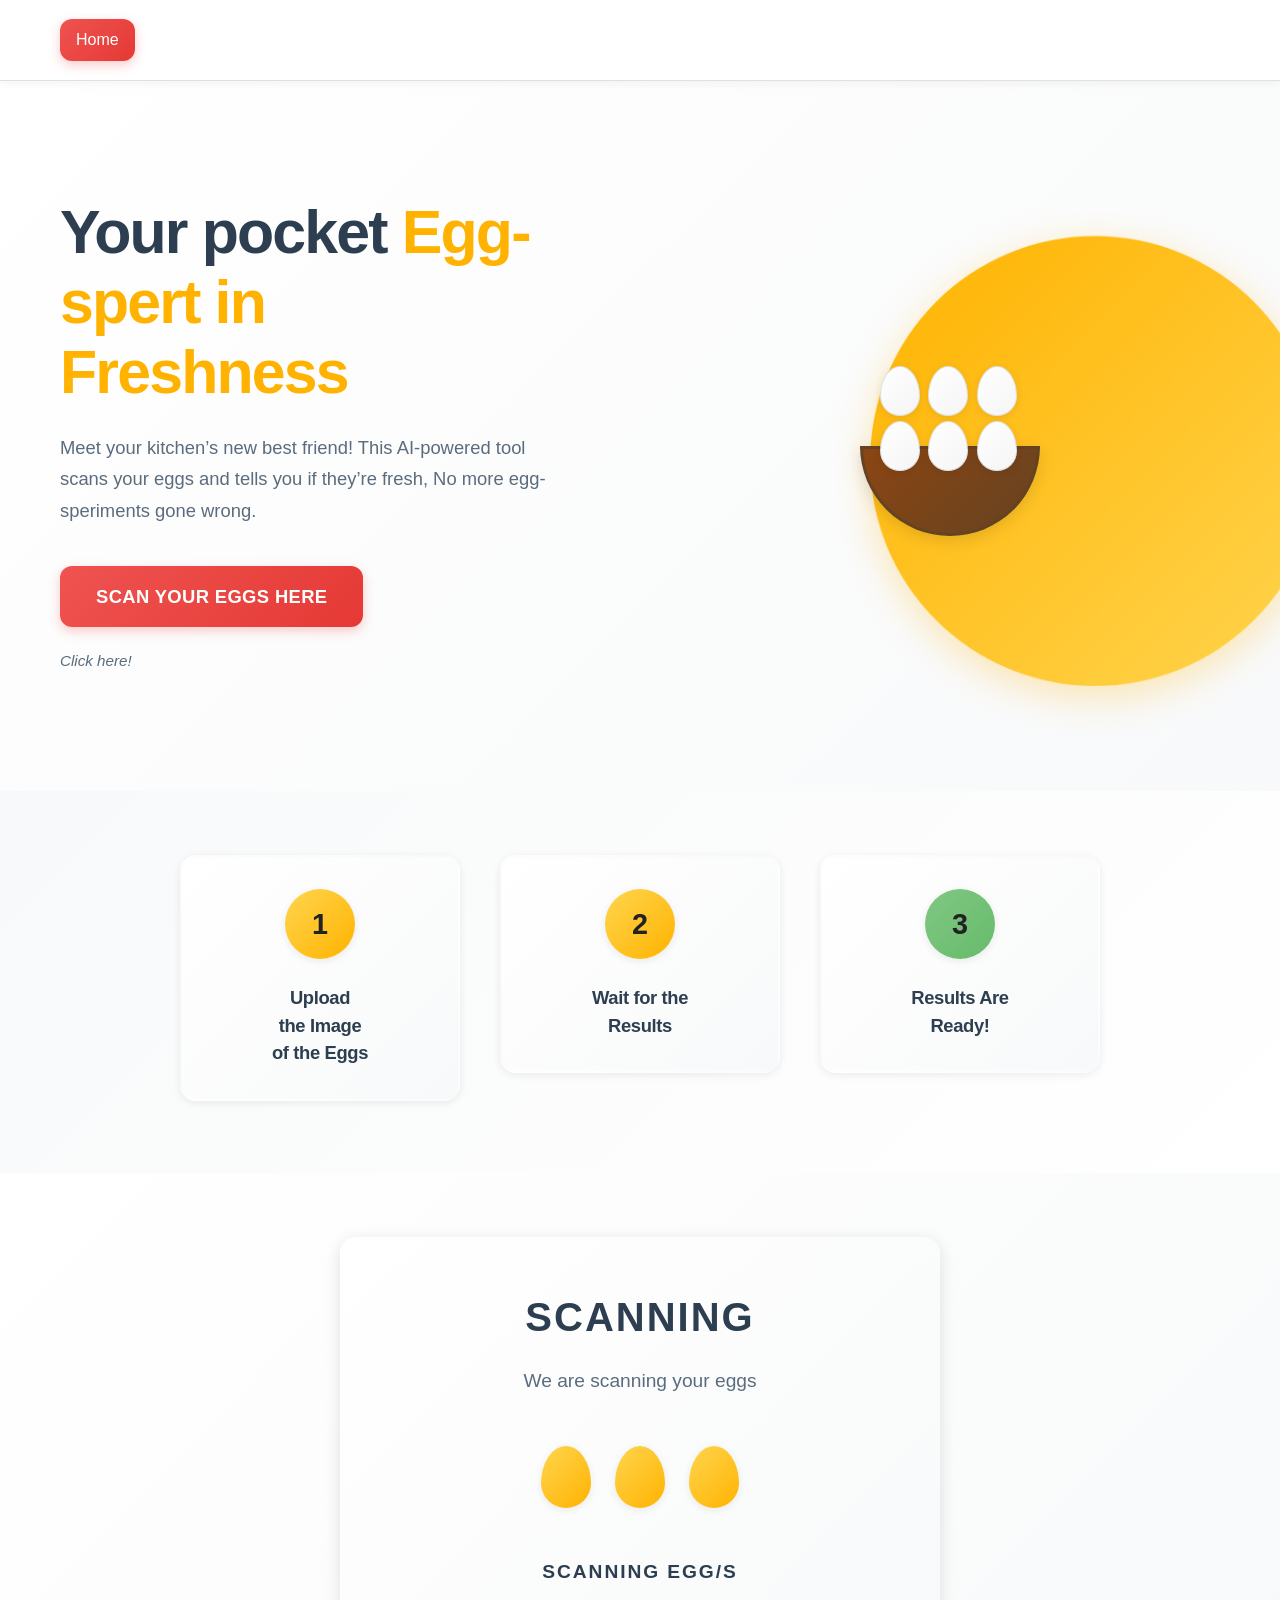
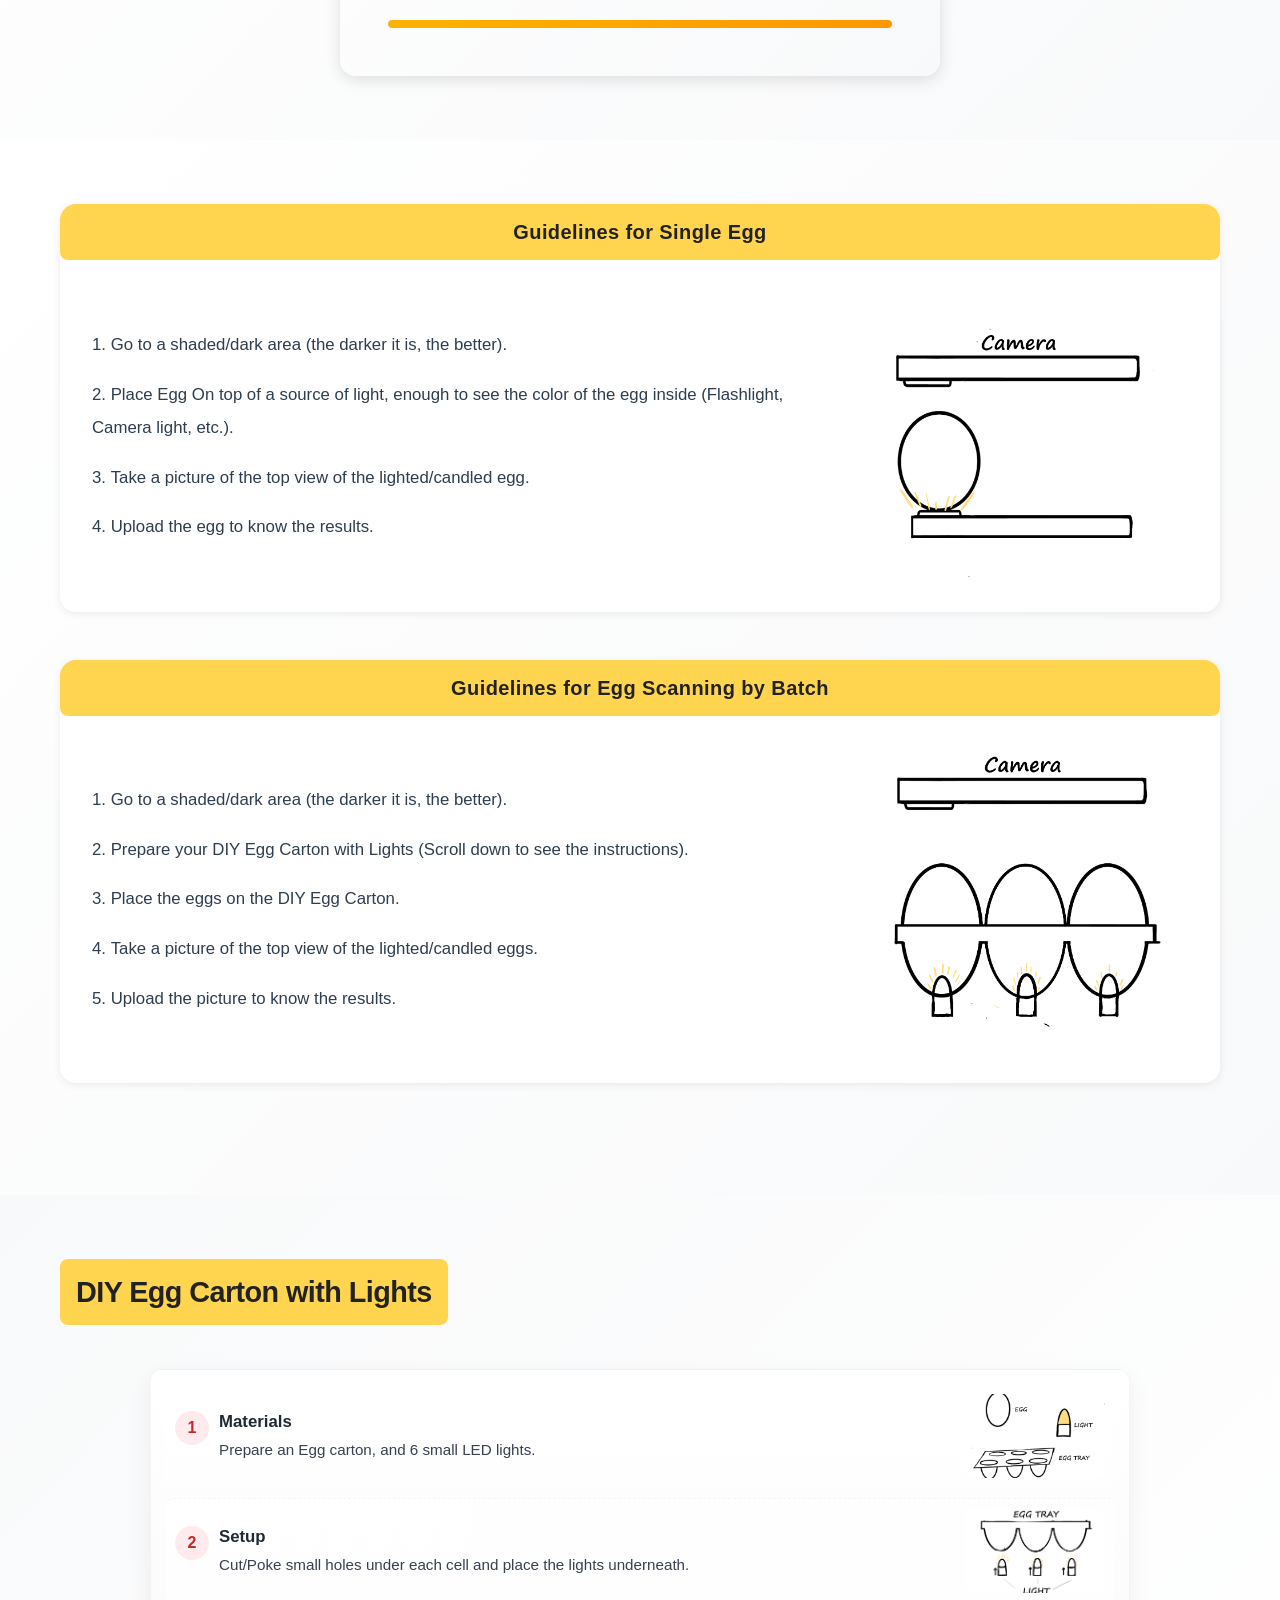
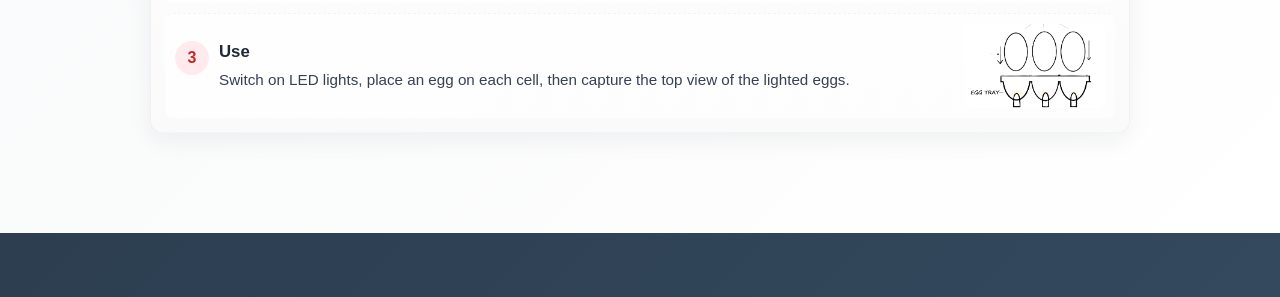
<file: batch-loading.html>
<!DOCTYPE html>
<html lang="en">
<head>
    <meta charset="UTF-8">
    <meta name="viewport" content="width=device-width, initial-scale=1.0">
    <title>Scanning Eggs - Fresh Eggs Scanner</title>
    <link rel="stylesheet" href="styles/main.css">
</head>
<body>
    <!-- Header Navigation -->
    <header class="header">
        <div class="container">
            <nav class="nav">
                <div class="nav-right">
                    <a href="index.html" class="nav-btn btn-red">Home</a>
                </div>
            </nav>
        </div>
    </header>

    <!-- Main Content -->
    <main>
        <!-- Hero Section -->
        <section class="hero">
            <div class="container">
                <div class="hero-content">
                    <div class="hero-left">
                        <h1 class="hero-title">
                             Your pocket <span class="text-yellow">Egg-spert in <br>
                            Freshness
                        </h1>
                        <p class="hero-description">
                            Meet your kitchen’s new best friend! This AI-powered tool scans your eggs and tells you if they’re fresh, No more egg-speriments gone wrong.
                        </p>
                        <a href="batch-upload.html" class="btn btn-red hero-cta">SCAN YOUR EGGS HERE</a>
                        <p class="click-here">Click here!</p>
                    </div>
                    <div class="hero-right">
                        <div class="yellow-circle"></div>
                        <div class="egg-bowl">
                            <div class="bowl-container">
                                <div class="bowl"></div>
                                <div class="eggs">
                                    <div class="egg"></div>
                                    <div class="egg"></div>
                                    <div class="egg"></div>
                                    <div class="egg"></div>
                                    <div class="egg"></div>
                                    <div class="egg"></div>
                                </div>
                            </div>
                        </div>
                    </div>
                </div>
            </div>
        </section>

        <!-- Process Steps Section -->
        <section class="process-steps">
            <div class="container">
                <div class="steps-grid">
                    <div class="step">
                        <div class="step-icon yellow">1</div>
                        <h3 class="step-title">Upload<br>the Image<br>of the Eggs</h3>
                    </div>
                    <div class="step">
                        <div class="step-icon yellow">2</div>
                        <h3 class="step-title">Wait for the<br>Results</h3>
                    </div>
                    <div class="step">
                        <div class="step-icon green">3</div>
                        <h3 class="step-title">Results Are<br>Ready!</h3>
                    </div>
                </div>
            </div>
        </section>

        <!-- Loading Section -->
        <section class="loading-section">
            <div class="container">
                <div class="loading-container">
                    <h2 class="loading-title">SCANNING</h2>
                    <p class="loading-subtitle">We are scanning your eggs</p>
                    
                    <div class="scanning-eggs">
                        <div class="scanning-egg"></div>
                        <div class="scanning-egg"></div>
                        <div class="scanning-egg"></div>
                    </div>
                    
                    <p class="scanning-text">SCANNING EGG/S</p>
                    
                    <div class="progress-bar">
                        <div class="progress-fill"></div>
                    </div>
                </div>
            </div>
        </section>

<!-- Guidelines Section -->
        <section class="guidelines">
            <div class="container">
                
                <!-- Guidelines for Single Egg -->
               <div class="guideline-section">
                    <div class="guideline-header yellow">Guidelines for Single Egg</div>
                    <div class="guideline-content">
                        <div class="guideline-columns-container">
                            <div class="guideline-column">
                                <div class="guideline-content-wrapper">
                                    <div class="guideline-text">
                                        <ol>
                                            <li>Go to a shaded/dark area (the darker it is, the better).</li>
                                            <li>Place Egg On top of a source of light, enough to see the color of the egg inside (Flashlight, Camera light, etc.).</li>
                                             <li>Take a picture of the top view of the lighted/candled egg.</li>
                                            <li>Upload the egg to know the results.</li>
                                        </ol>
                                    </div>
                                </div>
                            </div>
                            <div class="guideline-column">
                                <div class="guideline-content-wrapper">
                                    <div class="guideline-image">
                               <img src="images/SINGLE.png" alt="Single egg example" class="zoomable" loading="lazy">
                            </div>
                                </div>
                            </div>
                        </div>
                    </div>
                </div>
                <!-- Guidelines for Egg Scanning by Batch -->
                <div class="guideline-section">
                    <div class="guideline-header yellow">Guidelines for Egg Scanning by Batch</div>
                    <div class="guideline-content">
                        <div class="guideline-columns-container">
                            <div class="guideline-column">
                                <div class="guideline-content-wrapper">
                                    <div class="guideline-text">
                                        <ol>
                                            <li>Go to a shaded/dark area (the darker it is, the better).</li>
                                            <li>Prepare your DIY Egg Carton with Lights (Scroll down to see the instructions).</li>
                                             <li>Place the eggs on the DIY Egg Carton.</li>
                                            <li>Take a picture of the top view of the lighted/candled eggs.</li>
                                            <li>Upload the picture to know the results.</li>
                                        </ol>
                                    </div>
                                </div>
                            </div>
                            <div class="guideline-column">
                                <div class="guideline-content-wrapper">
                                    <div class="guideline-image">
                               <img src="images/BATCH.png" alt="Batch egg example" class="zoomable" loading="lazy">
                            </div>
                                </div>
                            </div>
                        </div>
                    </div>
                </div>

                <!-- 
                <div class="text-center mb-3">
                    <a href="#upload-section" class="btn btn-red">SCAN YOUR EGGS NOW!</a>
                    <p class="click-here">Click here!</p>
                </div>
                -->
            </div>
        </section>

        <!-- DIY Section -->
        <section class="diy-panel" aria-labelledby="diy-title">
            <div class="container">
                <h2 id="diy-title" class="diy-title">DIY Egg Carton with Lights</h2>

                <div class="diy-card">
                    <div class="diy-steps">
                        <div class="diy-step" aria-label="Step 1: Materials">
                            <div>
                                <div style="display:flex;align-items:flex-start;">
                                    <div class="diy-step-number">1</div>
                                    <div class="diy-text">
                                        <strong>Materials</strong>
                                        <div style="margin-top:6px;font-size:0.95rem;color: #374151;">
                                            Prepare an Egg carton, and 6 small LED lights.
                                        </div>
                                    </div>
                                </div>
                            </div>
                            <div class="diy-thumb">
                                <img src="images/STEP 1.png" alt="Materials" class="zoomable" loading="lazy">
                            </div>
                        </div>

                        <div class="diy-step" aria-label="Step 2: Setup">
                            <div>
                                <div style="display:flex;align-items:flex-start;">
                                    <div class="diy-step-number">2</div>
                                    <div class="diy-text">
                                        <strong>Setup</strong>
                                        <div style="margin-top:6px;font-size:0.95rem;color: #374151;">
                                            Cut/Poke small holes under each cell and place the lights underneath.
                                        </div>
                                    </div>
                                </div>
                            </div>
                            <div class="diy-thumb">
                                <img src="images/STEP 2.png" alt="Setup" class="zoomable" loading="lazy">
                            </div>
                        </div>

                        <div class="diy-step" aria-label="Step 3: Use">
                            <div>
                                <div style="display:flex;align-items:flex-start;">
                                    <div class="diy-step-number">3</div>
                                    <div class="diy-text">
                                        <strong>Use</strong>
                                        <div style="margin-top:6px;font-size:0.95rem;color: #374151;">
                                            Switch on LED lights, place an egg on each cell, then capture the top view of the lighted eggs.
                                        </div>
                                    </div>
                                </div>
                            </div>
                            <div class="diy-thumb">
                                <img src="images/STEP 3.png" alt="Final" class="zoomable" loading="lazy">
                            </div>
                        </div>
                    </div>
                </div>
            </div>
        </section>

        <!-- Footer -->
        <footer class="footer">
            <div class="container">
                <!-- Footer content can be added here if needed -->
            </div>
        </footer>
    </main>

    <!-- Auto-redirect script -->
    <script>
        setTimeout(function() {
            window.location.href = 'batch-results.html';
        }, 5000);
    </script>
</body>
</html>
</file>
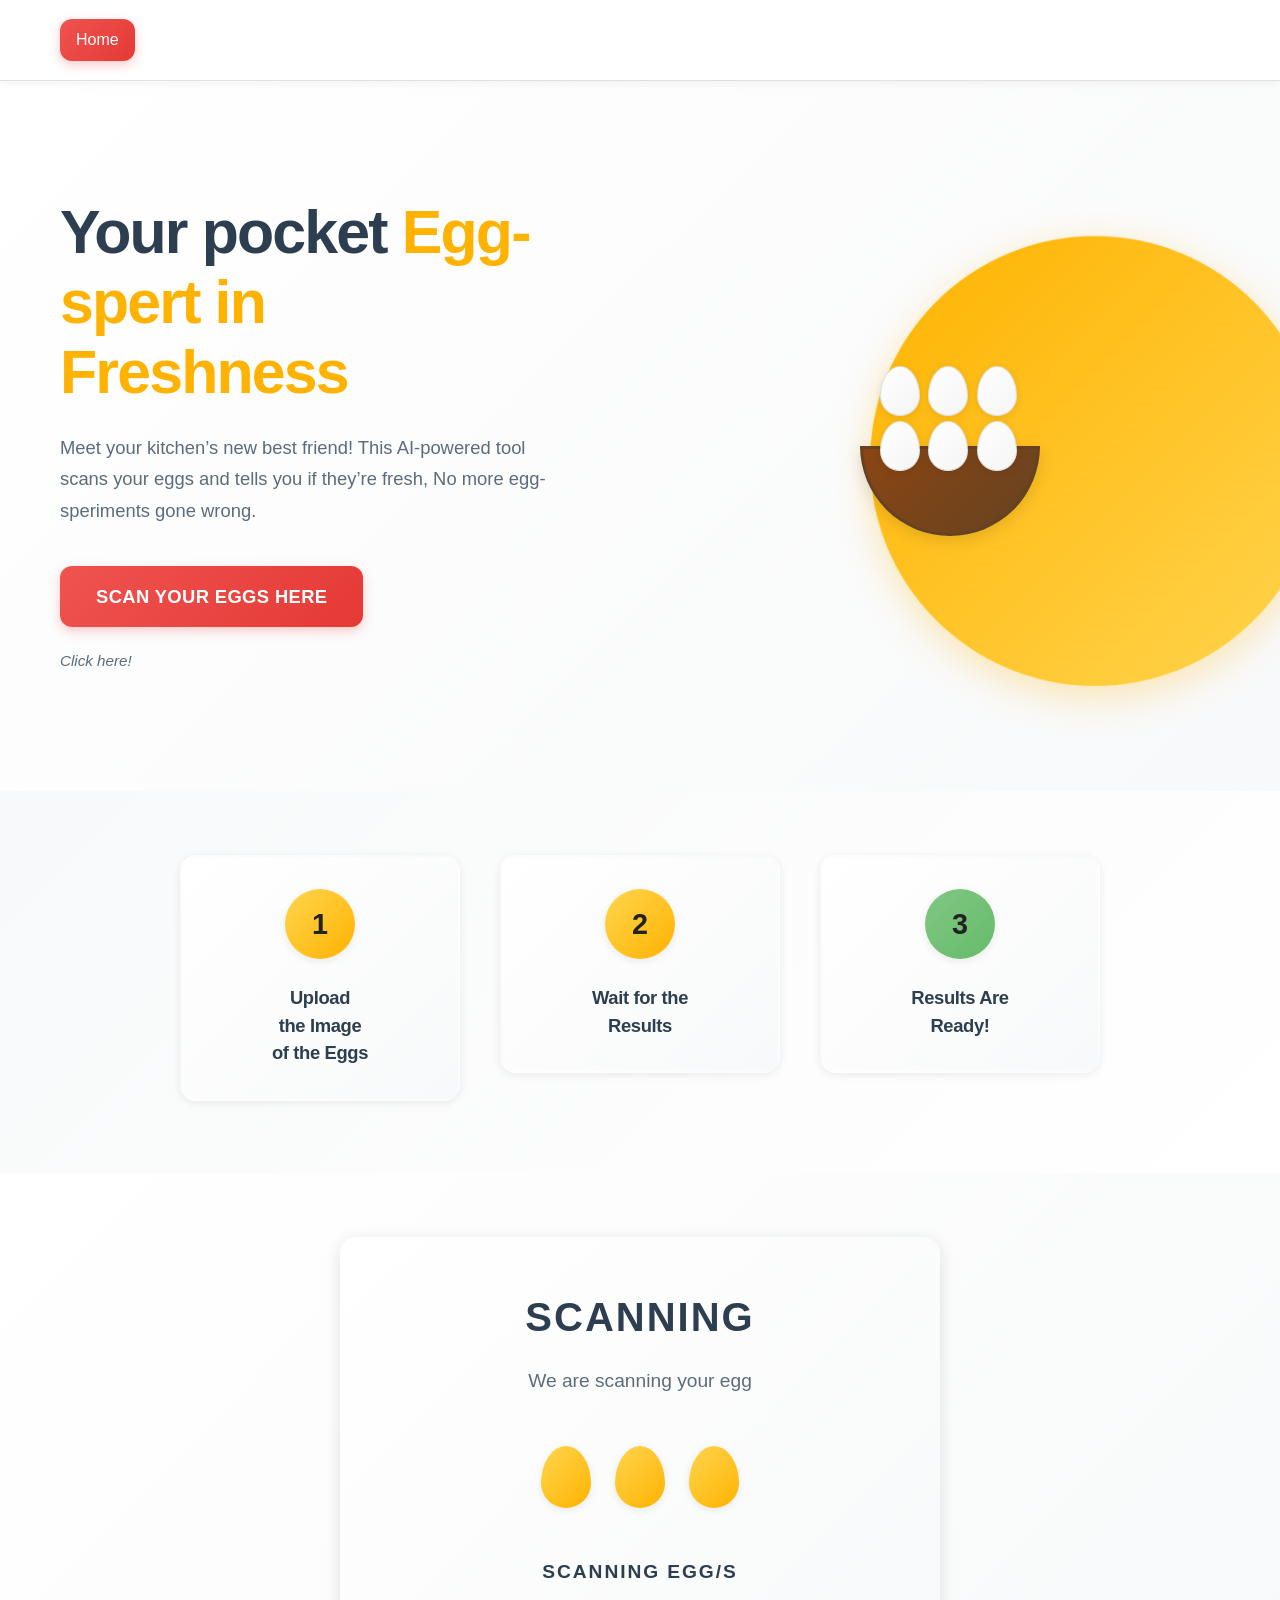
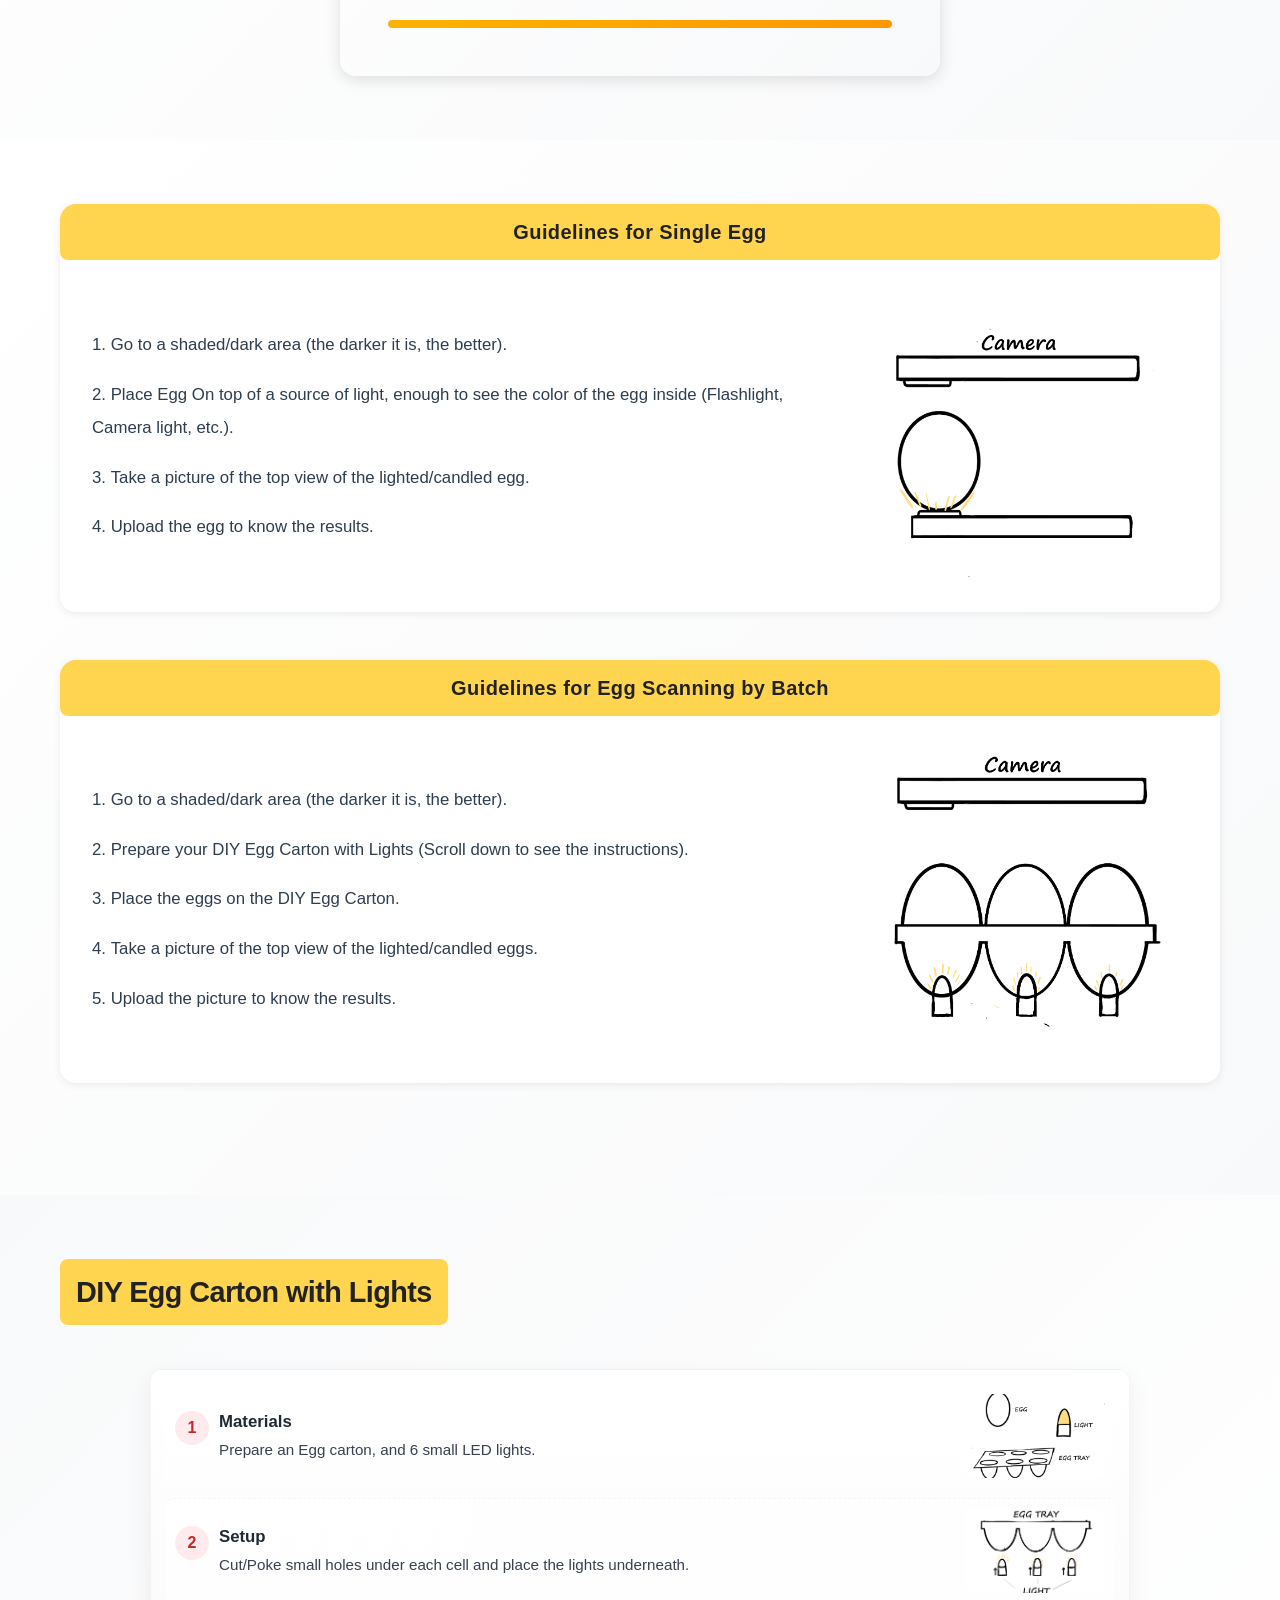
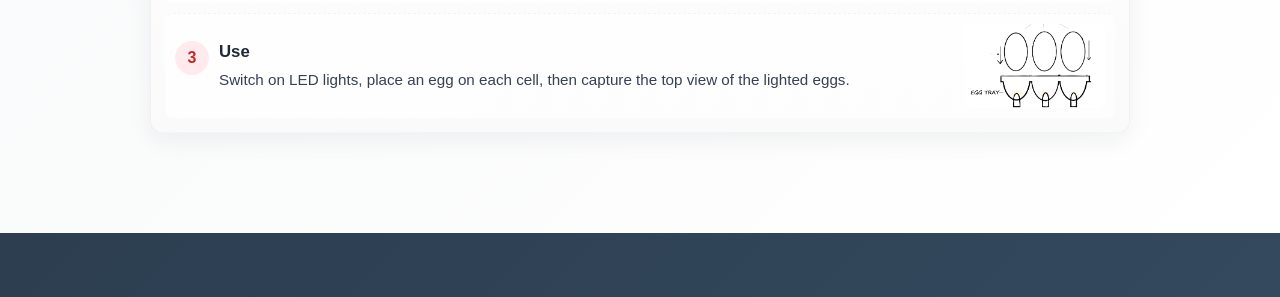
<file: individual-loading.html>
<!DOCTYPE html>
<html lang="en">
<head>
    <meta charset="UTF-8">
    <meta name="viewport" content="width=device-width, initial-scale=1.0">
    <title>Scanning Egg - Fresh Eggs Scanner</title>
    <link rel="stylesheet" href="styles/main.css">
</head>
<body>
    <!-- Header Navigation -->
    <header class="header">
        <div class="container">
            <nav class="nav">
                <div class="nav-right">
                    <a href="index.html" class="nav-btn btn-red">Home</a>
                </div>
            </nav>
        </div>
    </header>

    <!-- Main Content -->
    <main>
        <!-- Hero Section -->
        <section class="hero">
            <div class="container">
                <div class="hero-content">
                    <div class="hero-left">
                        <h1 class="hero-title">
                             Your pocket <span class="text-yellow">Egg-spert in <br>
                            Freshness
                        </h1>
                        <p class="hero-description">
                            Meet your kitchen’s new best friend! This AI-powered tool scans your eggs and tells you if they’re fresh, No more egg-speriments gone wrong.
                        </p>
                        <a href="individual-upload.html" class="btn btn-red hero-cta">SCAN YOUR EGGS HERE</a>
                        <p class="click-here">Click here!</p>
                    </div>
                    <div class="hero-right">
                        <div class="yellow-circle"></div>
                        <div class="egg-bowl">
                            <div class="bowl-container">
                                <div class="bowl"></div>
                                <div class="eggs">
                                    <div class="egg"></div>
                                    <div class="egg"></div>
                                    <div class="egg"></div>
                                    <div class="egg"></div>
                                    <div class="egg"></div>
                                    <div class="egg"></div>
                                </div>
                            </div>
                        </div>
                    </div>
                </div>
            </div>
        </section>

        <!-- Process Steps Section -->
        <section class="process-steps">
            <div class="container">
                <div class="steps-grid">
                    <div class="step">
                        <div class="step-icon yellow">1</div>
                        <h3 class="step-title">Upload<br>the Image<br>of the Eggs</h3>
                    </div>
                    <div class="step">
                        <div class="step-icon yellow">2</div>
                        <h3 class="step-title">Wait for the<br>Results</h3>
                    </div>
                    <div class="step">
                        <div class="step-icon green">3</div>
                        <h3 class="step-title">Results Are<br>Ready!</h3>
                    </div>
                </div>
            </div>
        </section>

        <!-- Loading Section -->
        <section class="loading-section">
            <div class="container">
                <div class="loading-container">
                    <h2 class="loading-title">SCANNING</h2>
                    <p class="loading-subtitle">We are scanning your egg</p>
                    
                    <div class="scanning-eggs">
                        <div class="scanning-egg"></div>
                        <div class="scanning-egg"></div>
                        <div class="scanning-egg"></div>
                    </div>
                    
                    <p class="scanning-text">SCANNING EGG/S</p>
                    
                    <div class="progress-bar">
                        <div class="progress-fill"></div>
                    </div>
                </div>
            </div>
        </section>

<!-- Guidelines Section -->
        <section class="guidelines">
            <div class="container">
                
                <!-- Guidelines for Single Egg -->
               <div class="guideline-section">
                    <div class="guideline-header yellow">Guidelines for Single Egg</div>
                    <div class="guideline-content">
                        <div class="guideline-columns-container">
                            <div class="guideline-column">
                                <div class="guideline-content-wrapper">
                                    <div class="guideline-text">
                                        <ol>
                                            <li>Go to a shaded/dark area (the darker it is, the better).</li>
                                            <li>Place Egg On top of a source of light, enough to see the color of the egg inside (Flashlight, Camera light, etc.).</li>
                                             <li>Take a picture of the top view of the lighted/candled egg.</li>
                                            <li>Upload the egg to know the results.</li>
                                        </ol>
                                    </div>
                                </div>
                            </div>
                            <div class="guideline-column">
                                <div class="guideline-content-wrapper">
                                    <div class="guideline-image">
                               <img src="images/SINGLE.png" alt="Single egg example" class="zoomable" loading="lazy">
                            </div>
                                </div>
                            </div>
                        </div>
                    </div>
                </div>
                <!-- Guidelines for Egg Scanning by Batch -->
                <div class="guideline-section">
                    <div class="guideline-header yellow">Guidelines for Egg Scanning by Batch</div>
                    <div class="guideline-content">
                        <div class="guideline-columns-container">
                            <div class="guideline-column">
                                <div class="guideline-content-wrapper">
                                    <div class="guideline-text">
                                        <ol>
                                            <li>Go to a shaded/dark area (the darker it is, the better).</li>
                                            <li>Prepare your DIY Egg Carton with Lights (Scroll down to see the instructions).</li>
                                             <li>Place the eggs on the DIY Egg Carton.</li>
                                            <li>Take a picture of the top view of the lighted/candled eggs.</li>
                                            <li>Upload the picture to know the results.</li>
                                        </ol>
                                    </div>
                                </div>
                            </div>
                            <div class="guideline-column">
                                <div class="guideline-content-wrapper">
                                    <div class="guideline-image">
                               <img src="images/BATCH.png" alt="Batch egg example" class="zoomable" loading="lazy">
                            </div>
                                </div>
                            </div>
                        </div>
                    </div>
                </div>

                <!-- 
                <div class="text-center mb-3">
                    <a href="#upload-section" class="btn btn-red">SCAN YOUR EGGS NOW!</a>
                    <p class="click-here">Click here!</p>
                </div>
                -->
            </div>
        </section>

         <!-- DIY Section -->
        <section class="diy-panel" aria-labelledby="diy-title">
            <div class="container">
                <h2 id="diy-title" class="diy-title">DIY Egg Carton with Lights</h2>

                <div class="diy-card">
                    <div class="diy-steps">
                        <div class="diy-step" aria-label="Step 1: Materials">
                            <div>
                                <div style="display:flex;align-items:flex-start;">
                                    <div class="diy-step-number">1</div>
                                    <div class="diy-text">
                                        <strong>Materials</strong>
                                        <div style="margin-top:6px;font-size:0.95rem;color: #374151;">
                                            Prepare an Egg carton, and 6 small LED lights.
                                        </div>
                                    </div>
                                </div>
                            </div>
                            <div class="diy-thumb">
                                <img src="images/STEP 1.png" alt="Materials" class="zoomable" loading="lazy">
                            </div>
                        </div>

                        <div class="diy-step" aria-label="Step 2: Setup">
                            <div>
                                <div style="display:flex;align-items:flex-start;">
                                    <div class="diy-step-number">2</div>
                                    <div class="diy-text">
                                        <strong>Setup</strong>
                                        <div style="margin-top:6px;font-size:0.95rem;color: #374151;">
                                            Cut/Poke small holes under each cell and place the lights underneath.
                                        </div>
                                    </div>
                                </div>
                            </div>
                            <div class="diy-thumb">
                                <img src="images/STEP 2.png" alt="Setup" class="zoomable" loading="lazy">
                            </div>
                        </div>

                        <div class="diy-step" aria-label="Step 3: Use">
                            <div>
                                <div style="display:flex;align-items:flex-start;">
                                    <div class="diy-step-number">3</div>
                                    <div class="diy-text">
                                        <strong>Use</strong>
                                        <div style="margin-top:6px;font-size:0.95rem;color: #374151;">
                                            Switch on LED lights, place an egg on each cell, then capture the top view of the lighted eggs.
                                        </div>
                                    </div>
                                </div>
                            </div>
                            <div class="diy-thumb">
                                <img src="images/STEP 3.png" alt="Final" class="zoomable" loading="lazy">
                            </div>
                        </div>
                    </div>
                </div>
            </div>
        </section>

        <!-- Footer -->
        <footer class="footer">
            <div class="container">
                <!-- Footer content can be added here if needed -->
            </div>
        </footer>
    </main>

    <!-- Auto-redirect script -->
    <script>
        setTimeout(function() {
            window.location.href = 'individual-results.html';
        }, 5000);
    </script>
</body>
</html>
</file>
<file: styles/main.css>
/* ===== CSS RESET AND BASE STYLES ===== */
* {
    margin: 0;
    padding: 0;
    box-sizing: border-box;
}

html {
    scroll-behavior: smooth;
}

body {
    font-family: 'Segoe UI', 'Roboto', 'Helvetica Neue', Arial, sans-serif;
    line-height: 1.6;
    color: #333;
    background: linear-gradient(135deg, #fdfbfb 0%, #f7f7f7 100%);
    opacity: 0;
    animation: fadeIn 0.6s ease-in forwards;
}

/* ===== CSS VARIABLES ===== */
:root {
    --primary-yellow: #FFB300;
    --primary-yellow-light: #FFD54F;
    --secondary-green: #66BB6A;
    --accent-red: #EF5350;
    --accent-orange: #FF9800;
    --text-dark: #2C3E50;
    --text-light: #5A6C7D;
    --background-light: #F8F9FA;
    --background-section: #FFFFFF;
    --border-color: #E0E0E0;
    --shadow-light: 0 2px 8px rgba(0,0,0,0.08);
    --shadow-medium: 0 4px 16px rgba(0,0,0,0.12);
    --shadow-heavy: 0 8px 24px rgba(0,0,0,0.18);
    --transition-fast: 0.2s cubic-bezier(0.4, 0, 0.2, 1);
    --transition-normal: 0.3s cubic-bezier(0.4, 0, 0.2, 1);
    --border-radius: 12px;
    --border-radius-large: 16px;
}

/* ===== TYPOGRAPHY ===== */
h1, h2, h3, h4, h5, h6 {
    font-weight: 700;
    margin-bottom: 1rem;
    color: var(--text-dark);
    letter-spacing: -0.02em;
}

p {
    margin-bottom: 1rem;
    color: var(--text-light);
    font-size: 1.05rem;
    line-height: 1.7;
}

/* ===== UTILITY CLASSES ===== */
.container {
    max-width: 1200px;
    margin: 0 auto;
    padding: 0 20px;
}

.text-center {
    text-align: center;
}

.mb-2 {
    margin-bottom: 2rem;
}

.mb-3 {
    margin-bottom: 3rem;
}

.text-yellow {
    color: var(--primary-yellow);
}

/* ===== BUTTON STYLES ===== */
.btn {
    display: inline-flex;
    align-items: center;
    justify-content: center;
    gap: 10px;
    padding: 14px 32px;
    border: none;
    border-radius: var(--border-radius);
    text-decoration: none;
    font-weight: 600;
    text-align: center;
    cursor: pointer;
    transition: all var(--transition-normal);
    font-size: 1rem;
    letter-spacing: 0.02em;
    position: relative;
    overflow: hidden;
}

.btn::before {
    content: '';
    position: absolute;
    top: 50%;
    left: 50%;
    width: 0;
    height: 0;
    border-radius: 50%;
    background: rgba(255, 255, 255, 0.3);
    transform: translate(-50%, -50%);
    transition: width 0.6s, height 0.6s;
}

.btn:hover::before {
    width: 300px;
    height: 300px;
}

.btn:hover {
    transform: translateY(-3px);
    box-shadow: var(--shadow-medium);
}

.btn:active {
    transform: translateY(-1px);
    box-shadow: var(--shadow-light);
}

.btn:focus {
    outline: 3px solid var(--primary-yellow-light);
    outline-offset: 3px;
}

.btn-red {
    background: linear-gradient(135deg, #EF5350 0%, #E53935 100%);
    color: white;
    box-shadow: 0 4px 12px rgba(239, 83, 80, 0.3);
}

.btn-red:hover {
    background: linear-gradient(135deg, #E53935 0%, #D32F2F 100%);
    box-shadow: 0 6px 20px rgba(239, 83, 80, 0.4);
}

.btn-orange {
    background: linear-gradient(135deg, #FF9800 0%, #F57C00 100%);
    color: white;
    box-shadow: 0 4px 12px rgba(255, 152, 0, 0.3);
}

.btn-orange:hover {
    background: linear-gradient(135deg, #F57C00 0%, #EF6C00 100%);
    box-shadow: 0 6px 20px rgba(255, 152, 0, 0.4);
}

.arrow {
    font-size: 1.2rem;
    font-weight: bold;
    transition: transform var(--transition-fast);
}

.btn:hover .arrow {
    transform: translateX(4px);
}

/* ===== HEADER STYLES ===== */
.header {
    background: rgba(255, 255, 255, 0.95);
    backdrop-filter: blur(10px);
    padding: 1.2rem 0;
    border-bottom: 1px solid var(--border-color);
    position: sticky;
    top: 0;
    z-index: 1000;
    box-shadow: 0 2px 10px rgba(0, 0, 0, 0.05);
}

.nav {
    display: flex;
    justify-content: space-between;
    align-items: center;
}

.nav-left {
    display: flex;
    align-items: center;
}

.hamburger-menu {
    display: flex;
    flex-direction: column;
    cursor: pointer;
    gap: 4px;
    padding: 8px;
    border-radius: var(--border-radius);
    transition: all var(--transition-normal);
}

.hamburger-menu:hover {
    background-color: var(--background-light);
}

.hamburger-menu span {
    width: 25px;
    height: 3px;
    background-color: var(--text-dark);
    transition: all var(--transition-normal);
}

.hamburger-menu:hover span {
    background-color: var(--accent-red);
}

.nav-right {
    display: flex;
    gap: 1rem;
    align-items: center;
}

.nav-btn {
    padding: 8px 16px;
    text-decoration: none;
    color: var(--text-dark);
    border-radius: var(--border-radius);
    transition: all var(--transition-normal);
}

.nav-btn:hover {
    background-color: var(--background-light);
    transform: translateY(-1px);
}

.nav-btn.btn-red {
    background-color: var(--accent-red);
    color: white;
}

.nav-btn.btn-red:hover {
    background-color: #d32f2f;
}

.nav-btn:focus {
    outline: 2px solid var(--primary-yellow);
    outline-offset: 2px;
}

/* ===== HERO SECTION ===== */
.hero {
    padding: 5rem 0;
    position: relative;
    overflow: hidden;
    background: linear-gradient(135deg, #FFFFFF 0%, #F8F9FA 100%);
    z-index: 1;
}

.hero-content {
    display: grid;
    grid-template-columns: 1fr 1fr;
    gap: 5rem;
    align-items: center;
    min-height: 550px;
}

.hero-left {
    z-index: 2;
    animation: slideInLeft 0.8s ease-out;
}

.hero-title {
    font-size: 3.8rem;
    font-weight: 800;
    color: var(--text-dark);
    margin-bottom: 1.5rem;
    line-height: 1.15;
    letter-spacing: -0.03em;
}

.hero-description {
    font-size: 1.15rem;
    color: var(--text-light);
    margin-bottom: 2.5rem;
    line-height: 1.7;
    max-width: 90%;
}

.hero-cta {
    font-size: 1.15rem;
    padding: 16px 36px;
    margin-bottom: 0.8rem;
    display: inline-block;
}

.click-here {
    color: var(--text-light);
    font-size: 0.95rem;
    margin: 0;
    font-style: italic;
}

.hero-right {
    position: relative;
    display: flex;
    justify-content: center;
    align-items: center;
    animation: slideInRight 0.8s ease-out;
}

/* Yellow Background Element */
.yellow-circle {
    position: absolute;
    top: -100px;
    right: -100px;
    width: 450px;
    height: 450px;
    background: linear-gradient(135deg, var(--primary-yellow) 0%, var(--primary-yellow-light) 100%);
    border-radius: 50%;
    z-index: 1;
    animation: pulse 3s ease-in-out infinite;
    box-shadow: 0 10px 40px rgba(255, 179, 0, 0.3);
}

/* Egg Bowl Styles */
.egg-bowl {
    position: relative;
    z-index: 2;
    animation: float 3s ease-in-out infinite;
}

.bowl-container {
    position: relative;
    width: 200px;
    height: 200px;
}

.bowl {
    position: absolute;
    bottom: 0;
    left: 50%;
    transform: translateX(-50%);
    width: 180px;
    height: 90px;
    background: linear-gradient(135deg, #8B4513 0%, #654321 100%);
    border-radius: 0 0 90px 90px;
    border: 3px solid #654321;
    box-shadow: var(--shadow-medium);
}

.eggs {
    position: absolute;
    top: 20px;
    left: 50%;
    transform: translateX(-50%);
    width: 160px;
    height: 120px;
    display: grid;
    grid-template-columns: repeat(3, 1fr);
    grid-template-rows: repeat(2, 1fr);
    gap: 5px;
    padding: 10px;
}

.egg {
    width: 40px;
    height: 50px;
    background: linear-gradient(135deg, #FFFFFF 0%, #F5F5F5 100%);
    border-radius: 50% 50% 50% 50% / 60% 60% 40% 40%;
    border: 1px solid var(--border-color);
    box-shadow: var(--shadow-light);
    transition: all var(--transition-normal);
}

.egg:hover {
    transform: scale(1.1) rotate(5deg);
    box-shadow: var(--shadow-medium);
}

/* ===== PROCESS STEPS SECTION ===== */
.process-steps {
    padding: 4rem 0;
    background-color: var(--background-section);
}

/* Ensure steps always remain side-by-side: 3 equal columns that shrink */
.steps-grid {
    display: grid;
    grid-template-columns: repeat(3, minmax(0, 1fr)); /* always three columns */
    gap: 0.75rem;
    align-items: start;
    justify-items: center;
    width: 100%;
    box-sizing: border-box;
    padding-bottom: 8px;
}

/* Each step fills its column and wraps content internally */
.step {
    width: 100%;
    min-width: 0; /* allow content to shrink/wrap within column */
    box-sizing: border-box;
    display: flex;
    flex-direction: column;
    align-items: center;
    padding: clamp(6px, 1.2vw, 12px);
    gap: 6px;
}

/* Icon and title sizing */
.step .step-icon {
    width: clamp(34px, 5vw, 56px);
    height: clamp(34px, 5vw, 56px);
    display: center;
    align-items: center;
    justify-content: center;
    border-radius: 50%;
    flex-shrink: 0;
    font-weight: 700;
}

.step .step-title {
    text-align: center;
    font-size: clamp(0.82rem, 1.6vw, 1rem);
    line-height: 1.1;
    white-space: normal;
    overflow-wrap: anywhere;
    word-break: break-word;
    margin: 0;
}

/* On wide screens distribute spacing */
@media (min-width: 1000px) {
    .steps-grid {
        gap: 1.5rem;
    }
}

/* Small screens: keep steps side-by-side (still 3 columns), reduce padding and font sizes */
@media (max-width: 760px) {
    .step {
        padding: 8px;
    }
    .step .step-icon {
        width: 40px;
        height: 40px;
    }
    .step .step-title {
        font-size: 0.9rem;
    }
}

/* Very small screens: compact sizes but remain side-by-side */
@media (max-width: 420px) {
    .step {
        padding: 6px;
    }
    .step .step-icon {
        width: 36px;
        height: 36px;
        font-size: 0.95rem;
    }
    .step .step-title {
        font-size: 0.85rem;
    }
}

/* reduce padding and font-sizes on very small screens but keep 3 columns */
@media (max-width: 520px) {
    .steps-grid {
        gap: 0.5rem;
    }
    .step {
        padding: 6px;
    }
    .step .step-icon {
        width: 36px;
        height: 36px;
        font-size: 0.95rem;
    }
    .step .step-title {
        font-size: 0.82rem;
        line-height: 1.05;
    }
}

/* ===== UPLOAD SECTION ===== */
.upload-section {
    padding: 4rem 0;
    background: linear-gradient(135deg, #FFFFFF 0%, #F8F9FA 100%);
}

#upload-section {
    scroll-margin-top: 2rem;
}

.upload-container {
    max-width: 650px;
    margin: 0 auto;
}

.upload-area {
    border: 3px dashed var(--border-color);
    border-radius: var(--border-radius-large);
    background: linear-gradient(135deg, #FFF9E6 0%, #FFF3D6 100%);
    padding: 4rem 2rem;
    text-align: center;
    transition: all var(--transition-normal);
    position: relative;
    overflow: hidden;
}

.upload-area::before {
    content: '';
    position: absolute;
    top: -50%;
    left: -50%;
    width: 200%;
    height: 200%;
    background: radial-gradient(circle, rgba(255, 179, 0, 0.1) 0%, transparent 70%);
    opacity: 0;
    transition: opacity var(--transition-normal);
}

.upload-area:hover::before {
    opacity: 1;
}

.warning-text {
    text-align: center;
    color: var(--accent-red);
    font-weight: 600;
    font-size: 1rem;
    padding: 1rem;
    background: rgba(239, 83, 80, 0.1);
    border-radius: var(--border-radius);
    margin-bottom: 1.5rem;
}

.upload-area:hover {
    border-color: var(--accent-orange);
    background: linear-gradient(135deg, #FFF3D6 0%, #FFEFC0 100%);
    box-shadow: var(--shadow-medium);
    transform: translateY(-2px);
}

.upload-area:hover .upload-icon {
    transform: scale(1.08) rotate(5deg);
}

.upload-icon {
    position: relative;
    width: 80px;
    height: 80px;
    margin: 0 auto 2rem;
    display: flex;
    align-items: center;
    justify-content: center;
    transition: transform var(--transition-normal);
}

.icon-image {
    width: 60px;
    height: 45px;
    background-color: var(--accent-orange);
    border-radius: var(--border-radius);
    position: relative;
}

.icon-image::before {
    content: '';
    position: absolute;
    top: 8px;
    right: 8px;
    width: 12px;
    height: 12px;
    background-color: #fff;
    border-radius: 50%;
}

.icon-image::after {
    content: '';
    position: absolute;
    bottom: 5px;
    left: 5px;
    width: 0;
    height: 0;
    border-left: 15px solid transparent;
    border-right: 15px solid transparent;
    border-bottom: 12px solid #fff;
}

.icon-plus {
    position: absolute;
    bottom: -5px;
    right: -5px;
    width: 25px;
    height: 25px;
    background-color: var(--accent-orange);
    border-radius: 50%;
    display: flex;
    align-items: center;
    justify-content: center;
    color: white;
    font-weight: bold;
    font-size: 1.2rem;
    border: 2px solid white;
}

.browse-btn {
    font-size: 1.1rem;
    padding: 12px 30px;
}

.upload-hint {
    margin-top: 1rem;
    color: var(--text-light);
    font-size: 0.9rem;
    font-style: italic;
}

/* Upload Options */
.upload-options {
    display: grid;
    grid-template-columns: 1fr 1fr;
    gap: 2.5rem;
    margin-top: 3rem;
    max-width: 900px;
    margin-left: auto;
    margin-right: auto;
}

.upload-choice {
    background: linear-gradient(135deg, #FFFFFF 0%, #F8F9FA 100%);
    padding: 2.5rem;
    border-radius: var(--border-radius-large);
    text-align: center;
    border: 2px solid var(--border-color);
    transition: all var(--transition-normal);
    position: relative;
    overflow: hidden;
}

.upload-choice::before {
    content: '';
    position: absolute;
    top: 0;
    left: 0;
    right: 0;
    height: 4px;
    background: linear-gradient(90deg, var(--primary-yellow) 0%, var(--accent-orange) 100%);
    transform: scaleX(0);
    transition: transform var(--transition-normal);
}

.upload-choice:hover::before {
    transform: scaleX(1);
}

.upload-choice:hover {
    border-color: var(--primary-yellow);
    transform: translateY(-5px);
    box-shadow: var(--shadow-heavy);
}

.upload-choice h3 {
    font-size: 1.4rem;
    color: var(--text-dark);
    margin-bottom: 0.8rem;
    font-weight: 700;
}

.upload-choice p {
    color: var(--text-light);
    margin-bottom: 1.8rem;
    font-size: 1rem;
    line-height: 1.6;
}

.upload-choice .btn {
    font-size: 1.05rem;
    padding: 12px 24px;
}

/* Batch Upload Specific */
.batch-upload {
    border-color: var(--secondary-green);
}

.batch-upload:hover {
    border-color: #388E3C;
    background-color: #f1f8e9;
}

/* Upload Indicators */
.batch-indicator,
.individual-indicator {
    text-align: center;
    margin-bottom: 2rem;
}

.batch-indicator .step-icon,
.individual-indicator .step-icon {
    font-size: 2.5rem;
    width: 100px;
    height: 100px;
}

/* ===== SCAN BUTTON SECTION ===== */
.scan-button-section {
    padding: 2rem 0;
    background-color: white;
}

.scan-btn {
    font-size: 1.2rem;
    padding: 15px 35px;
}

/* ===== IMAGE VIEWER SECTION ===== */
.image-viewer-section {
    padding: 3rem 0;
    background-color: var(--background-section);
}

.section-title {
    font-size: 2rem;
    font-weight: 700;
    color: var(--text-dark);
    text-align: center;
    margin-bottom: 2.5rem;
    letter-spacing: -0.02em;
    position: relative;
    padding-bottom: 1rem;
    z-index: 1;
}

.section-title::after {
    content: '';
    position: absolute;
    bottom: 0;
    left: 50%;
    transform: translateX(-50%);
    width: 80px;
    height: 4px;
    background: linear-gradient(90deg, var(--primary-yellow) 0%, var(--accent-orange) 100%);
    border-radius: 2px;
    z-index: 1;
}

.image-viewer {
    position: fixed;
    inset: 0;
    display: none;
    align-items: center;
    justify-content: center;
    background: rgba(0,0,0,0.85);
    z-index: 1200;
    padding: 20px;
    box-sizing: border-box;
}

.image-viewer.show {
    display: flex;
}

.image-container {
    position: relative;
    display: inline-block;
    border-radius: var(--border-radius-large);
    overflow: hidden;
    box-shadow: var(--shadow-medium);
    transition: all var(--transition-normal);
}

.image-container:hover {
    transform: translateY(-2px);
    box-shadow: var(--shadow-heavy);
}

.scanned-image {
    width: 100%;
    max-width: 600px;
    height: auto;
    display: block;
    border-radius: var(--border-radius-large);
}

.image-overlay {
    position: absolute;
    top: 0;
    left: 0;
    right: 0;
    bottom: 0;
    background: rgba(0, 0, 0, 0.5);
    display: flex;
    align-items: center;
    justify-content: center;
    opacity: 0;
    transition: opacity var(--transition-normal);
}

.image-container:hover .image-overlay {
    opacity: 1;
}

.zoom-btn {
    background-color: var(--primary-yellow);
    color: var(--text-dark);
    border: none;
    padding: 12px 24px;
    border-radius: var(--border-radius);
    font-weight: bold;
    cursor: pointer;
    transition: all var(--transition-normal);
    font-size: 1rem;
}

.zoom-btn:hover {
    background-color: #e6a100;
    transform: scale(1.05);
}

.image-viewer .iv-img {
    max-width: 92%;
    max-height: 92%;
    width: auto;
    height: auto;
    object-fit: contain;
    border-radius: 8px;
    box-shadow: 0 8px 30px rgba(0,0,0,0.6);
    background: #fff;
    display: block;
}

/* accessible close button */
.image-viewer .iv-close {
    position: absolute;
    top: 14px;
    right: 14px;
    background: rgba(0,0,0,0.45);
    color: #fff;
    border: none;
    border-radius: 6px;
    font-size: 1.4rem;
    line-height: 1;
    width: 44px;
    height: 44px;
    cursor: pointer;
    display: inline-flex;
    align-items: center;
    justify-content: center;
}

/* don't let clicking the image close the viewer; only backdrop/close button */
.image-viewer .iv-img { pointer-events: auto; }
.image-viewer { cursor: default; }
.image-viewer .iv-close:focus { outline: 3px solid rgba(255,255,255,0.2); }

/* small-screen tuning */
@media (max-width: 420px) {
    .image-viewer .iv-close { top: 10px; right: 8px; width: 40px; height: 40px; font-size: 1.1rem; }
    .image-viewer .iv-img { max-width: 96%; max-height: 86%; }
}

/* Guideline images: fluid, never cropped; shrink with viewport */
.guideline-columns-container,
.guideline-row,
.guideline-row-container {
    display: grid;
    grid-template-columns: 1fr auto;
    gap: 1rem;
    align-items: center;
    width: 100%;
    box-sizing: border-box;
}

.guideline-header.yellow {
  background-color: #FFD54F; /* warm yellow */
  color: #222; /* dark text for contrast */
  padding: 12px 18px;
  font-weight: 700;
  font-size: 1.25rem;
  border-radius: 8px;
  text-align: center;
}

.diy-title {
  background-color: #FFD54F;
  color: #222;
  display: inline-block;
  padding: 10px 16px;
  border-radius: 8px;
  font-weight: 700;
}

/* Image container uses a clamped width and auto height so image isn't cut */
.guideline-image {
    width: clamp(120px, 26vw, 360px);
    height: auto;
    max-height: 60vh;
    border-radius: 8px;
    overflow: hidden;
    background: #fff;
    display: flex;
    align-items: center;
    justify-content: center;
    transition: width .22s ease, max-height .22s ease;
}

/* images scale to fit container, preserve whole image */
.guideline-image img,
.diy-panel .diy-thumb img,
.guideline-stepimage img,
.guideline-image img.zoomable {
    width: 100%;
    height: auto;
    object-fit: contain; /* contain instead of cover to avoid cropping */
    display: block;
}

/* DIY thumbnails: larger but fluid */
.diy-panel .diy-step {
    display: grid;
    grid-template-columns: 1fr auto;
    gap: 16px;
    align-items: center;
}
.diy-panel .diy-thumb {
    width: clamp(160px, 34vw, 360px);
    height: auto;
    max-height: 55vh;
    border-radius: 8px;
    overflow: hidden;
    display:flex;
    align-items:center;
    justify-content:center;
    transition: width .22s ease, max-height .22s ease;
}

/* Responsive: stack text above image on narrow screens while image expands to full width */
@media (max-width: 760px) {
    .guideline-columns-container,
    .guideline-row,
    .diy-panel .diy-step {
        grid-template-columns: 1fr; /* stack */
    }
    .guideline-image,
    .diy-panel .diy-thumb {
        width: 100%;
        max-width: 100%;
        height: auto;
        max-height: none;
    }
}

/* ===== ANIMATIONS ===== */
@keyframes fadeIn {
    from {
        opacity: 0;
    }
    to {
        opacity: 1;
    }
}

@keyframes slideInLeft {
    from {
        opacity: 0;
        transform: translateX(-50px);
    }
    to {
        opacity: 1;
        transform: translateX(0);
    }
}

@keyframes slideInRight {
    from {
        opacity: 0;
        transform: translateX(50px);
    }
    to {
        opacity: 1;
        transform: translateX(0);
    }
}

@keyframes pulse {
    0%, 100% {
        transform: scale(1);
        opacity: 1;
    }
    50% {
        transform: scale(1.05);
        opacity: 0.9;
    }
}

@keyframes progress {
    0% {
        width: 0%;
    }
    100% {
        width: 100%;
    }
}

@keyframes statusPulse {
    0%, 100% {
        transform: scale(1);
    }
    50% {
        transform: scale(1.02);
    }
}

@keyframes float {
    0%, 100% {
        transform: translateY(0);
    }
    50% {
        transform: translateY(-10px);
    }
}

@keyframes shimmer {
    0% {
        background-position: -1000px 0;
    }
    100% {
        background-position: 1000px 0;
    }
}

/* ===== RESPONSIVE DESIGN ===== */
@media (max-width: 768px) {
    /* Hero Section */
    .hero-content {
        grid-template-columns: 1fr;
        gap: 2rem;
        text-align: center;
    }
    
    .hero-title {
        font-size: 2.5rem;
    }
    
    .yellow-circle {
        width: 300px;
        height: 300px;
        top: -50px;
        right: -50px;
    }
    
    .bowl-container {
        width: 150px;
        height: 150px;
    }
    
    .bowl {
        width: 130px;
        height: 65px;
        border-radius: 0 0 65px 65px;
    }
    
    .eggs {
        width: 120px;
        height: 90px;
    }
    
    .egg {
        width: 30px;
        height: 38px;
    }
    
    /* Process Steps */
    .steps-grid {
        grid-template-columns: 1fr;
        gap: 3rem;
    }
    
    .step-icon {
        width: 60px;
        height: 60px;
        font-size: 1.5rem;
    }
    
    .step-title {
        font-size: 1rem;
    }
    
    /* Upload Section */
    .upload-area {
        padding: 3rem 1rem;
    }
    
    .upload-icon {
        width: 60px;
        height: 60px;
    }
    
    .icon-image {
        width: 45px;
        height: 35px;
    }
    
    .icon-plus {
        width: 20px;
        height: 20px;
        font-size: 1rem;
    }
    
    .upload-options {
        grid-template-columns: 1fr;
        gap: 1.5rem;
        margin-top: 2rem;
    }
    
    .upload-choice {
        padding: 1.5rem;
    }
    
    .upload-choice h3 {
        font-size: 1.1rem;
    }
    
    .upload-choice p {
        font-size: 0.85rem;
    }
    
    /* Quality Indicators */
    .quality-grid {
        grid-template-columns: 1fr;
        gap: 1rem;
    }
    
    .quality-box {
        padding: 1rem;
    }
    
    .quality-label {
        font-size: 1.2rem;
    }
    
    .quality-details {
        font-size: 0.9rem;
    }
    
    /* Results Section */
    .results-header {
        font-size: 1.3rem;
    }
    
    .status-label {
        font-size: 2.5rem;
        padding: 0.8rem 1.5rem;
    }
    
    .metric {
        font-size: 1.3rem;
    }
    
    .scan-another-result .btn {
        font-size: 1.1rem;
        padding: 12px 25px;
    }
    
    /* Loading Section */
    .loading-title {
        font-size: 2rem;
    }
    
    .scanning-eggs {
        gap: 1rem;
    }
    
    .scanning-egg {
        width: 45px;
        height: 56px;
    }
    
    .scanning-text {
        font-size: 1rem;
    }
    
    /* Guidelines */
    .guideline-header {
        font-size: 1rem;
        padding: 0.8rem 1rem;
    }
    
    .guideline-content {
        padding: 1rem;
    }
    
    .guideline-content ol {
        padding-left: 1rem;
    }
    
    /* DIY Section */
    .diy-title {
        font-size: 1.3rem;
    }
    
    .instructions-content {
        padding: 1rem;
    }
    
    .instructions-content ol {
        padding-left: 1rem;
    }
    
    /* Image Viewer */
    .section-title {
        font-size: 1.5rem;
    }
    
    .scanned-image {
        max-width: 100%;
    }
    
    .zoom-btn {
        padding: 10px 20px;
        font-size: 0.9rem;
    }
    
    .close-modal {
        top: 10px;
        right: 20px;
        font-size: 30px;
    }
    
    .modal-content {
        padding: 10px;
    }
    
    .modal-image {
        max-height: 70vh;
    }
}

/* ===== ACCESSIBILITY IMPROVEMENTS ===== */
@media (prefers-reduced-motion: reduce) {
    * {
        animation-duration: 0.01ms !important;
        animation-iteration-count: 1 !important;
        transition-duration: 0.01ms !important;
    }
    
    html {
        scroll-behavior: auto;
    }
}

/* Focus improvements for keyboard navigation */
input[type="file"]:focus + .browse-btn {
    outline: 2px solid var(--primary-yellow);
    outline-offset: 2px;
}

/* High contrast mode support */
@media (prefers-contrast: high) {
    :root {
        --border-color: #000;
        --text-light: #000;
    }
}

/* Print styles */
@media print {
    .header,
    .footer,
    .btn,
    .upload-section {
        display: none;
    }

    body {
        color: #000;
        background: #fff;
    }
}

/* Local DIY panel styling to keep it visually distinct */
                    .diy-panel .diy-card{
                        max-width: 980px;
                        margin: 12px auto 36px;
                        background: linear-gradient(180deg, #fff 0%, #fafafa 100%);
                        border-radius: 12px;
                        box-shadow: 0 8px 24px rgba(18,28,45,0.06);
                        padding: 14px;
                        border: 1px solid rgba(0,0,0,0.04);
                    }
                    .diy-panel .diy-steps{
                        display: grid;
                        gap: 10px;
                    }
                    .diy-panel .diy-step{
                        display: grid;
                        grid-template-columns: 1fr 140px;
                        gap: 12px;
                        align-items: center;
                        padding: 10px;
                        border-radius: 8px;
                        background: linear-gradient(90deg, rgba(255,255,255,0.7), rgba(255,255,255,0.6));
                    }
                    .diy-panel .diy-step + .diy-step{
                        border-top: 1px dashed rgba(0,0,0,0.04);
                    }
                    .diy-panel .diy-step-number{
                        display:inline-flex;
                        align-items:center;
                        justify-content:center;
                        width:34px;height:34px;
                        border-radius:50%;
                        background:#ffebee;
                        color:#c62828;
                        font-weight:700;
                        margin-right:10px;
                        flex-shrink:0;
                    }
                    .diy-panel .diy-step .diy-text{
                        font-size:1.05rem;
                        line-height:1.35;
                        color:#1f2937;
                    }
                    .diy-panel .diy-thumb{
                        width:100%;
                        height:84px;
                        border-radius:8px;
                        overflow:hidden;
                        display:flex;
                        align-items:center;
                        justify-content:center;
                        background:#fff;
                    }
                    .diy-panel .diy-thumb img{
                        width:100%;
                        height:100%;
                        object-fit:cover;
                        display:block;
                        cursor:zoom-in;
                    }
                    @media (max-width:760px){
                        .diy-panel .diy-step{ grid-template-columns: 1fr; }
                        .diy-panel .diy-thumb{ height:140px; margin-top:8px; }
                    }
    
    .process-steps {
  padding: 40px 0;
  text-align: center;
}

.steps-grid {
  display: flex;
  justify-content: center;
  align-items: flex-start;
  gap: 30px;
  flex-wrap: wrap; /* ensures it’s responsive */
}

.step {
  background: #fff;
  border-radius: 12px;
  box-shadow: 0 4px 10px rgba(0,0,0,0.1);
  padding: 20px;
  width: 250px;
  transition: transform 0.2s ease;
}

.step:hover {
  transform: translateY(-5px);
}

.step-icon {
  width: 60px;
  height: 60px;
  line-height: 60px;
  border-radius: 50%;
  margin: 0 auto 12px;
  font-weight: bold;
  font-size: 1.5rem;
  color: #222;
}

.step-icon.yellow {
  background-color: #FFD54F;
}

.step-icon.green {
  background-color: #81C784;
}

.step-title {
  font-size: 1.1rem;
  line-height: 1.4;
  margin: 0;
}

/* Responsive tweak */
@media (max-width: 768px) {
  .steps-grid {
    flex-direction: column;
    align-items: center;
  }

  .step {
    width: 80%;
    max-width: 320px;
  }
}



/* ===== IMPROVED PROCESS STEPS ===== */
.process-steps {
    padding: 4rem 0;
    text-align: center;
    background: linear-gradient(135deg, #F8F9FA 0%, #FFFFFF 100%);
}

.steps-grid {
    display: flex;
    justify-content: center;
    align-items: flex-start;
    gap: 2.5rem;
    flex-wrap: wrap;
    max-width: 1000px;
    margin: 0 auto;
}

.step {
    background: linear-gradient(135deg, #FFFFFF 0%, #F8F9FA 100%);
    border-radius: var(--border-radius-large);
    box-shadow: var(--shadow-light);
    padding: 2rem 1.5rem;
    width: 280px;
    transition: all var(--transition-normal);
    position: relative;
    border: 2px solid transparent;
}

.step::before {
    content: '';
    position: absolute;
    top: 0;
    left: 0;
    right: 0;
    bottom: 0;
    border-radius: var(--border-radius-large);
    padding: 2px;
    background: linear-gradient(135deg, var(--primary-yellow) 0%, var(--accent-orange) 100%);
    -webkit-mask: linear-gradient(#fff 0 0) content-box, linear-gradient(#fff 0 0);
    -webkit-mask-composite: xor;
    mask: linear-gradient(#fff 0 0) content-box, linear-gradient(#fff 0 0);
    mask-composite: exclude;
    opacity: 0;
    transition: opacity var(--transition-normal);
}

.step:hover::before {
    opacity: 1;
}

.step:hover {
    transform: translateY(-8px);
    box-shadow: var(--shadow-heavy);
}

.step .step-icon {
    width: 70px;
    height: 70px;
    line-height: 70px;
    border-radius: 50%;
    margin: 0 auto 1.2rem;
    font-weight: 700;
    font-size: 1.8rem;
    color: #222;
    transition: all var(--transition-normal);
    box-shadow: var(--shadow-light);
}

.step:hover .step-icon {
    transform: scale(1.1) rotate(5deg);
}

.step .step-icon.yellow {
    background: linear-gradient(135deg, #FFD54F 0%, #FFB300 100%);
}

.step .step-icon.green {
    background: linear-gradient(135deg, #81C784 0%, #66BB6A 100%);
}

.step .step-title {
    font-size: 1.15rem;
    line-height: 1.5;
    margin: 0;
    color: var(--text-dark);
    font-weight: 600;
}

/* ===== RESULTS SECTION IMPROVEMENTS ===== */
.results-section {
    padding: 4rem 0;
    background: linear-gradient(135deg, #FFFFFF 0%, #F8F9FA 100%);
    position: relative;
    z-index: 1;
}

.results-container {
    max-width: 700px;
    margin: 0 auto;
    background: linear-gradient(135deg, #FFFFFF 0%, #F8F9FA 100%);
    padding: 3rem;
    border-radius: var(--border-radius-large);
    box-shadow: var(--shadow-medium);
    text-align: center;
}

.results-header {
    font-size: 2rem;
    font-weight: 700;
    color: var(--text-dark);
    margin-bottom: 2rem;
    letter-spacing: 0.05em;
}

.result-status {
    margin: 2rem 0;
}

.status-label {
    display: inline-block;
    padding: 1.5rem 3rem;
    border-radius: var(--border-radius-large);
    font-size: 3rem;
    font-weight: 800;
    letter-spacing: 0.05em;
    box-shadow: var(--shadow-medium);
    animation: statusPulse 2s ease-in-out infinite;
}

.fresh-status {
    background: linear-gradient(135deg, #66BB6A 0%, #4CAF50 100%);
    color: white;
}

.medium-status {
    background: linear-gradient(135deg, #FFD54F 0%, #FFB300 100%);
    color: #222;
}

.bad-status {
    background: linear-gradient(135deg, #EF5350 0%, #E53935 100%);
    color: white;
}

.result-metrics {
    display: flex;
    justify-content: center;
    gap: 3rem;
    margin: 2.5rem 0;
}

.metric {
    display: flex;
    flex-direction: column;
    gap: 0.5rem;
}

.metric-label {
    font-size: 1.1rem;
    font-weight: 600;
    color: var(--text-light);
    text-transform: uppercase;
    letter-spacing: 0.05em;
}

.metric-value {
    font-size: 2.5rem;
    font-weight: 700;
    color: var(--text-dark);
}

.scan-another-result {
    margin-top: 2.5rem;
}

/* ===== QUALITY INDICATORS ===== */
.quality-indicators {
    padding: 4rem 0;
    background: linear-gradient(135deg, #F8F9FA 0%, #FFFFFF 100%);
    position: relative;
    z-index: 1;
}

.quality-grid {
    display: grid;
    grid-template-columns: repeat(auto-fit, minmax(280px, 1fr));
    gap: 2rem;
    max-width: 1000px;
    margin: 2rem auto 0;
}

.quality-box {
    background: linear-gradient(135deg, #FFFFFF 0%, #F8F9FA 100%);
    padding: 2rem;
    border-radius: var(--border-radius-large);
    box-shadow: var(--shadow-light);
    transition: all var(--transition-normal);
    border: 3px solid transparent;
}

.quality-box:hover {
    transform: translateY(-5px);
    box-shadow: var(--shadow-heavy);
}

.quality-box.fresh {
    border-color: var(--secondary-green);
}

.quality-box.medium {
    border-color: var(--primary-yellow);
}

.quality-box.bad {
    border-color: var(--accent-red);
}

.egg-label {
    font-size: 1.1rem;
    font-weight: 600;
    color: var(--text-light);
    margin-bottom: 1rem;
    text-transform: uppercase;
    letter-spacing: 0.05em;
}

.quality-label {
    font-size: 2rem;
    font-weight: 700;
    margin-bottom: 1.5rem;
    padding: 0.8rem;
    border-radius: var(--border-radius);
}

.quality-box.fresh .quality-label {
    background: linear-gradient(135deg, #66BB6A 0%, #4CAF50 100%);
    color: white;
}

.quality-box.medium .quality-label {
    background: linear-gradient(135deg, #FFD54F 0%, #FFB300 100%);
    color: #222;
}

.quality-box.bad .quality-label {
    background: linear-gradient(135deg, #EF5350 0%, #E53935 100%);
    color: white;
}

.quality-details {
    display: flex;
    flex-direction: column;
    gap: 0.8rem;
    font-size: 1.1rem;
    color: var(--text-dark);
    font-weight: 500;
}

/* ===== LOADING SECTION ===== */
.loading-section {
    padding: 4rem 0;
    background: linear-gradient(135deg, #FFFFFF 0%, #F8F9FA 100%);
}

.loading-container {
    max-width: 600px;
    margin: 0 auto;
    text-align: center;
    padding: 3rem;
    background: linear-gradient(135deg, #FFFFFF 0%, #F8F9FA 100%);
    border-radius: var(--border-radius-large);
    box-shadow: var(--shadow-medium);
}

.loading-title {
    font-size: 2.5rem;
    font-weight: 700;
    color: var(--text-dark);
    margin-bottom: 1rem;
    letter-spacing: 0.05em;
}

.loading-subtitle {
    font-size: 1.2rem;
    color: var(--text-light);
    margin-bottom: 3rem;
}

.scanning-eggs {
    display: flex;
    justify-content: center;
    gap: 1.5rem;
    margin: 3rem 0;
}

.scanning-egg {
    width: 50px;
    height: 62px;
    background: linear-gradient(135deg, #FFD54F 0%, #FFB300 100%);
    border-radius: 50% 50% 50% 50% / 60% 60% 40% 40%;
    box-shadow: var(--shadow-light);
    animation: float 1.5s ease-in-out infinite;
}

.scanning-egg:nth-child(1) {
    animation-delay: 0s;
}

.scanning-egg:nth-child(2) {
    animation-delay: 0.3s;
}

.scanning-egg:nth-child(3) {
    animation-delay: 0.6s;
}

.scanning-text {
    font-size: 1.2rem;
    font-weight: 600;
    color: var(--text-dark);
    margin: 2rem 0;
    letter-spacing: 0.1em;
}

.progress-bar {
    width: 100%;
    height: 8px;
    background-color: var(--border-color);
    border-radius: 10px;
    overflow: hidden;
    margin-top: 2rem;
}

.progress-fill {
    height: 100%;
    background: linear-gradient(90deg, var(--primary-yellow) 0%, var(--accent-orange) 100%);
    border-radius: 10px;
    animation: progress 3s ease-in-out infinite;
}

/* ===== SCAN ANOTHER SECTION ===== */
.scan-another {
    padding: 3rem 0;
    background: linear-gradient(135deg, #FFFFFF 0%, #F8F9FA 100%);
}

.scan-another-btn {
    font-size: 1.2rem;
    padding: 16px 36px;
}

/* ===== IMAGE MODAL ===== */
.image-modal {
    display: none;
    position: fixed;
    z-index: 1000;
    left: 0;
    top: 0;
    width: 100%;
    height: 100%;
    background-color: rgba(0, 0, 0, 0.9);
    animation: fadeIn 0.3s ease;
}

.modal-content {
    position: relative;
    margin: auto;
    padding: 20px;
    width: 90%;
    max-width: 1000px;
    height: 100%;
    display: flex;
    flex-direction: column;
    justify-content: center;
    align-items: center;
}

.close-modal {
    position: absolute;
    top: 20px;
    right: 35px;
    color: #fff;
    font-size: 40px;
    font-weight: bold;
    cursor: pointer;
    transition: all var(--transition-fast);
    z-index: 1001;
}

.close-modal:hover,
.close-modal:focus {
    color: var(--primary-yellow);
    transform: scale(1.2);
}

.modal-image {
    max-width: 100%;
    max-height: 80vh;
    object-fit: contain;
    border-radius: var(--border-radius-large);
    box-shadow: var(--shadow-heavy);
}

.modal-caption {
    margin-top: 1.5rem;
    color: #fff;
    font-size: 1.1rem;
    text-align: center;
}

/* ===== FOOTER ===== */
.footer {
    padding: 2rem 0;
    background: linear-gradient(135deg, #2C3E50 0%, #34495E 100%);
    color: white;
    text-align: center;
}


/* ===== GUIDELINES SECTION IMPROVEMENTS ===== */
.guidelines {
    padding: 4rem 0;
    background: linear-gradient(135deg, #FFFFFF 0%, #F8F9FA 100%);
}

.guideline-section {
    margin-bottom: 3rem;
    background: white;
    border-radius: var(--border-radius-large);
    overflow: hidden;
    box-shadow: var(--shadow-light);
    transition: all var(--transition-normal);
}

.guideline-section:hover {
    box-shadow: var(--shadow-medium);
    transform: translateY(-2px);
}

.guideline-header {
    padding: 1.5rem 2rem;
    font-size: 1.4rem;
    font-weight: 700;
    text-align: center;
    letter-spacing: 0.02em;
}

.guideline-content {
    padding: 2rem;
}

.guideline-text ol {
    list-style-position: inside;
    color: var(--text-dark);
    font-size: 1.05rem;
    line-height: 2;
}

.guideline-text ol li {
    padding: 0.5rem 0;
    transition: all var(--transition-fast);
}

.guideline-text ol li:hover {
    color: var(--accent-orange);
    transform: translateX(5px);
}

/* ===== DIY SECTION IMPROVEMENTS ===== */
.diy-panel {
    padding: 4rem 0;
    background: linear-gradient(135deg, #F8F9FA 0%, #FFFFFF 100%);
}

.diy-panel .diy-title {
    font-size: 1.8rem;
    margin-bottom: 2rem;
    text-align: center;
}

.diy-panel .diy-card {
    transition: all var(--transition-normal);
}

.diy-panel .diy-card:hover {
    box-shadow: 0 12px 32px rgba(18,28,45,0.1);
    transform: translateY(-2px);
}

.diy-panel .diy-step:hover {
    background: linear-gradient(90deg, rgba(255,255,255,0.9), rgba(255,255,255,0.8));
}

.diy-panel .diy-step-number {
    transition: all var(--transition-normal);
}

.diy-panel .diy-step:hover .diy-step-number {
    transform: scale(1.1) rotate(5deg);
    background: linear-gradient(135deg, #ffcdd2 0%, #ef9a9a 100%);
}

/* ===== ENHANCED RESPONSIVE DESIGN ===== */
@media (max-width: 992px) {
    .hero-title {
        font-size: 3.2rem;
    }
    
    .upload-options {
        gap: 2rem;
    }
    
    .quality-grid {
        grid-template-columns: repeat(auto-fit, minmax(250px, 1fr));
        gap: 1.5rem;
    }
}

@media (max-width: 768px) {
    .hero-title {
        font-size: 2.8rem;
    }
    
    .hero-description {
        font-size: 1.05rem;
        max-width: 100%;
    }
    
    .upload-options {
        grid-template-columns: 1fr;
        gap: 1.5rem;
    }
    
    .steps-grid {
        gap: 2rem;
    }
    
    .step {
        width: 90%;
        max-width: 400px;
    }
    
    .results-container {
        padding: 2rem;
    }
    
    .status-label {
        font-size: 2.2rem;
        padding: 1.2rem 2rem;
    }
    
    .result-metrics {
        flex-direction: column;
        gap: 1.5rem;
    }
    
    .metric-value {
        font-size: 2rem;
    }
    
    .quality-grid {
        grid-template-columns: 1fr;
    }
}

@media (max-width: 480px) {
    .hero-title {
        font-size: 2.2rem;
    }
    
    .hero-description {
        font-size: 1rem;
    }
    
    .btn {
        padding: 12px 24px;
        font-size: 0.95rem;
    }
    
    .step {
        width: 95%;
        padding: 1.5rem 1rem;
    }
    
    .step .step-icon {
        width: 60px;
        height: 60px;
        font-size: 1.5rem;
    }
    
    .upload-area {
        padding: 3rem 1.5rem;
    }
    
    .results-header {
        font-size: 1.5rem;
    }
    
    .status-label {
        font-size: 1.8rem;
        padding: 1rem 1.5rem;
    }
    
    .loading-title {
        font-size: 2rem;
    }
    
    .scanning-egg {
        width: 40px;
        height: 50px;
    }
}

/* ===== SMOOTH SCROLL BEHAVIOR ===== */
html {
    scroll-padding-top: 100px;
}

/* ===== SELECTION STYLING ===== */
::selection {
    background-color: var(--primary-yellow-light);
    color: var(--text-dark);
}

::-moz-selection {
    background-color: var(--primary-yellow-light);
    color: var(--text-dark);
}

/* ===== SCROLLBAR STYLING ===== */
::-webkit-scrollbar {
    width: 12px;
}

::-webkit-scrollbar-track {
    background: var(--background-light);
}

::-webkit-scrollbar-thumb {
    background: linear-gradient(135deg, var(--primary-yellow) 0%, var(--accent-orange) 100%);
    border-radius: 6px;
}

::-webkit-scrollbar-thumb:hover {
    background: linear-gradient(135deg, var(--accent-orange) 0%, var(--primary-yellow) 100%);
}


/* ===== ENHANCED ACCESSIBILITY ===== */
.btn:focus-visible,
.nav-btn:focus-visible,
.zoom-btn:focus-visible {
    outline: 3px solid var(--primary-yellow);
    outline-offset: 4px;
    box-shadow: 0 0 0 6px rgba(255, 179, 0, 0.2);
}

a:focus-visible {
    outline: 2px solid var(--primary-yellow);
    outline-offset: 3px;
    border-radius: 4px;
}

/* ===== LOADING STATES ===== */
.btn:disabled {
    opacity: 0.6;
    cursor: not-allowed;
    transform: none !important;
}

.btn:disabled:hover {
    box-shadow: none;
}

/* ===== PRINT OPTIMIZATION ===== */
@media print {
    .header,
    .footer,
    .btn,
    .upload-section,
    .nav,
    .hero-cta,
    .click-here {
        display: none !important;
    }
    
    body {
        background: white;
    }
    
    .hero,
    .process-steps,
    .guidelines,
    .diy-panel {
        background: white !important;
        box-shadow: none !important;
    }
    
    .results-container,
    .quality-box,
    .step {
        box-shadow: none !important;
        border: 1px solid #ddd !important;
    }
}

/* ===== DARK MODE SUPPORT (Optional) ===== */
@media (prefers-color-scheme: dark) {
    /* Uncomment to enable dark mode support
    :root {
        --text-dark: #E0E0E0;
        --text-light: #B0B0B0;
        --background-light: #1E1E1E;
        --background-section: #2C2C2C;
        --border-color: #404040;
    }
    
    body {
        background: linear-gradient(135deg, #1E1E1E 0%, #2C2C2C 100%);
        color: var(--text-dark);
    }
    */
}

/* ===== PERFORMANCE OPTIMIZATIONS ===== */
.hero-right,
.egg-bowl,
.yellow-circle {
    will-change: transform;
}

.btn::before {
    will-change: width, height;
}

/* ===== FINAL TOUCHES ===== */
.container {
    position: relative;
}

/* Add subtle animation to page load */
@keyframes fadeInUp {
    from {
        opacity: 0;
        transform: translateY(30px);
    }
    to {
        opacity: 1;
        transform: translateY(0);
    }
}

.hero-content,
.upload-section,
.process-steps,
.guidelines,
.diy-panel {
    animation: fadeInUp 0.8s ease-out;
}

.upload-section {
    animation-delay: 0.1s;
}

.process-steps {
    animation-delay: 0.2s;
}

.guidelines {
    animation-delay: 0.3s;
}

.diy-panel {
    animation-delay: 0.4s;
}


/* ===== FIX FOR SCANNED IMAGE DISPLAY ===== */
.image-viewer-section {
    padding: 3rem 0;
    background: linear-gradient(135deg, #FFFFFF 0%, #F8F9FA 100%);
    position: relative;
    z-index: 1;
}

.image-viewer-section .image-viewer {
    position: relative;
    display: block;
    max-width: 700px;
    margin: 0 auto;
    background: white;
    padding: 2rem;
    border-radius: var(--border-radius-large);
    box-shadow: var(--shadow-medium);
    z-index: 1;
}

.image-viewer-section .image-container {
    position: relative;
    display: block;
    border-radius: var(--border-radius-large);
    overflow: hidden;
    border: 3px solid var(--border-color);
    transition: all var(--transition-normal);
    margin-bottom: 1.5rem;
    z-index: 1;
}

.image-viewer-section .image-container:hover {
    border-color: var(--primary-yellow);
    box-shadow: var(--shadow-medium);
}

.image-viewer-section .scanned-image {
    width: 100%;
    height: auto;
    display: block;
    max-height: 500px;
    object-fit: contain;
    background: #f5f5f5;
}

.image-viewer-section .image-overlay {
    position: absolute;
    top: 0;
    left: 0;
    right: 0;
    bottom: 0;
    background: rgba(0, 0, 0, 0.6);
    display: flex;
    align-items: center;
    justify-content: center;
    opacity: 0;
    transition: opacity var(--transition-normal);
}

.image-viewer-section .image-container:hover .image-overlay {
    opacity: 1;
}

.image-viewer-section .zoom-btn {
    background: linear-gradient(135deg, var(--primary-yellow) 0%, var(--accent-orange) 100%);
    color: white;
    border: none;
    padding: 12px 24px;
    border-radius: var(--border-radius);
    font-weight: 600;
    cursor: pointer;
    transition: all var(--transition-normal);
    font-size: 1rem;
    box-shadow: var(--shadow-light);
}

.image-viewer-section .zoom-btn:hover {
    transform: scale(1.05);
    box-shadow: var(--shadow-medium);
}

.image-viewer-section .image-caption {
    text-align: center;
    color: var(--text-light);
    font-size: 1rem;
    font-style: italic;
    margin-top: 1rem;
}

/* Ensure modal image viewer is separate */
#imageModal.image-modal {
    display: none;
    position: fixed;
    z-index: 2000;
    left: 0;
    top: 0;
    width: 100%;
    height: 100%;
    background-color: rgba(0, 0, 0, 0.95);
}

#imageModal.image-modal .modal-content {
    position: relative;
    margin: auto;
    padding: 20px;
    width: 90%;
    max-width: 1200px;
    height: 100%;
    display: flex;
    flex-direction: column;
    justify-content: center;
    align-items: center;
}

#imageModal.image-modal .close-modal {
    position: absolute;
    top: 20px;
    right: 35px;
    color: #fff;
    font-size: 40px;
    font-weight: bold;
    cursor: pointer;
    transition: all var(--transition-fast);
    z-index: 2001;
    background: rgba(0, 0, 0, 0.5);
    width: 50px;
    height: 50px;
    border-radius: 50%;
    display: flex;
    align-items: center;
    justify-content: center;
    border: 2px solid rgba(255, 255, 255, 0.3);
}

#imageModal.image-modal .close-modal:hover {
    color: var(--primary-yellow);
    transform: scale(1.1) rotate(90deg);
    background: rgba(0, 0, 0, 0.7);
}

#imageModal.image-modal .modal-image {
    max-width: 90%;
    max-height: 85vh;
    object-fit: contain;
    border-radius: var(--border-radius-large);
    box-shadow: 0 10px 50px rgba(0, 0, 0, 0.5);
}

#imageModal.image-modal .modal-caption {
    margin-top: 1.5rem;
    color: #fff;
    font-size: 1.1rem;
    text-align: center;
}

/* Responsive adjustments for image viewer */
@media (max-width: 768px) {
    .image-viewer-section .image-viewer {
        padding: 1.5rem;
    }
    
    .image-viewer-section .scanned-image {
        max-height: 400px;
    }
    
    #imageModal.image-modal .close-modal {
        top: 10px;
        right: 10px;
        width: 45px;
        height: 45px;
        font-size: 35px;
    }
    
    #imageModal.image-modal .modal-image {
        max-width: 95%;
        max-height: 80vh;
    }
}

@media (max-width: 480px) {
    .image-viewer-section .scanned-image {
        max-height: 300px;
    }
    
    .image-viewer-section .zoom-btn {
        padding: 10px 20px;
        font-size: 0.9rem;
    }
}


/* ===== QUALITY BOX STYLES FOR BATCH RESULTS ===== */
.quality-box {
    background: linear-gradient(135deg, #FFFFFF 0%, #F8F9FA 100%);
    padding: 2rem;
    border-radius: var(--border-radius-large);
    box-shadow: var(--shadow-light);
    transition: all var(--transition-normal);
    border: 3px solid transparent;
}

.quality-box:hover {
    transform: translateY(-5px);
    box-shadow: var(--shadow-heavy);
}

.quality-box.fresh {
    border-color: var(--secondary-green);
}

.quality-box.medium {
    border-color: var(--primary-yellow);
}

.quality-box.bad {
    border-color: var(--accent-red);
}

.quality-box .egg-label {
    font-size: 1.1rem;
    font-weight: 600;
    color: var(--text-light);
    margin-bottom: 1rem;
    text-transform: uppercase;
    letter-spacing: 0.05em;
}

.quality-box .quality-label {
    font-size: 2rem;
    font-weight: 700;
    margin-bottom: 1.5rem;
    padding: 0.8rem;
    border-radius: var(--border-radius);
}

.quality-box.fresh .quality-label {
    background: linear-gradient(135deg, #66BB6A 0%, #4CAF50 100%);
    color: white;
}

.quality-box.medium .quality-label {
    background: linear-gradient(135deg, #FFD54F 0%, #FFB300 100%);
    color: #222;
}

.quality-box.bad .quality-label {
    background: linear-gradient(135deg, #EF5350 0%, #E53935 100%);
    color: white;
}

.quality-box .quality-details {
    display: flex;
    flex-direction: column;
    gap: 0.8rem;
    font-size: 1.1rem;
    color: var(--text-dark);
    font-weight: 500;
}

/* ===== FRESH STATUS STYLES FOR INDIVIDUAL RESULTS ===== */
.fresh-status {
    background: linear-gradient(135deg, #66BB6A 0%, #4CAF50 100%);
    color: white;
}

.medium-status {
    background: linear-gradient(135deg, #FFD54F 0%, #FFB300 100%);
    color: #222;
}

.bad-status {
    background: linear-gradient(135deg, #EF5350 0%, #E53935 100%);
    color: white;
}


/* ===== GOOD STATUS STYLES (alias for FRESH) ===== */
.quality-box.good {
    border-color: var(--secondary-green);
}

.quality-box.good .quality-label {
    background: linear-gradient(135deg, #66BB6A 0%, #4CAF50 100%);
    color: white;
}

.good-status {
    background: linear-gradient(135deg, #66BB6A 0%, #4CAF50 100%);
    color: white;
}


/* ===== CENTER UPLOAD INDICATORS ===== */
.individual-indicator,
.batch-indicator {
    text-align: center;
    margin-bottom: 2rem;
    display: flex;
    justify-content: center;
    align-items: center;
}

.individual-indicator .step,
.batch-indicator .step {
    display: flex;
    flex-direction: column;
    align-items: center;
    justify-content: center;
    width: auto;
    max-width: 400px;
}

.individual-indicator .step-icon,
.batch-indicator .step-icon {
    margin: 0 auto 1rem;
}

.individual-indicator .step-title,
.batch-indicator .step-title {
    text-align: center;
}


/* ===== FIX UPLOAD INDICATORS - CENTERED ===== */
.individual-indicator,
.batch-indicator {
    text-align: center;
    margin: 0 auto 2rem;
    display: flex !important;
    flex-direction: column !important;
    justify-content: center !important;
    align-items: center !important;
    width: 100% !important;
    gap: 1rem !important;
}

.individual-indicator .step,
.batch-indicator .step {
    display: flex !important;
    flex-direction: column !important;
    align-items: center !important;
    justify-content: center !important;
    width: 100% !important;
    max-width: 500px;
    padding: 1.5rem !important;
    background: transparent !important;
    box-shadow: none !important;
    border: none !important;
    gap: 1rem;
}

.individual-indicator .step:hover,
.batch-indicator .step:hover {
    transform: none !important;
    box-shadow: none !important;
}

.individual-indicator .step::before,
.batch-indicator .step::before {
    display: none !important;
}

.individual-indicator > .step-icon,
.batch-indicator > .step-icon,
.individual-indicator .step-icon,
.batch-indicator .step-icon {
    margin: 0 auto !important;
    display: flex !important;
    align-items: center !important;
    justify-content: center !important;
}

.individual-indicator > .step-title,
.batch-indicator > .step-title,
.individual-indicator .step-title,
.batch-indicator .step-title {
    text-align: center !important;
    margin: 0 !important;
    white-space: normal !important;
    width: 100% !important;
}


/* ===== GAUGE BELOW METRICS ===== */
.gauge-container {
    display: flex;
    justify-content: center;
    align-items: center;
    padding: 2rem 0;
    margin: 2rem 0;
}

.quality-gauge {
    width: 100%;
    max-width: 600px;
    height: auto;
    object-fit: contain;
    animation: fadeIn 0.8s ease-in;
}

/* Responsive layout for gauge */
@media (max-width: 768px) {
    .gauge-container {
        padding: 1.5rem 0;
        margin: 1.5rem 0;
    }
    
    .quality-gauge {
        max-width: 350px;
    }
}

@media (max-width: 480px) {
    .gauge-container {
        padding: 1rem 0;
        margin: 1rem 0;
    }
    
    .quality-gauge {
        max-width: 280px;
    }
}
</file>
